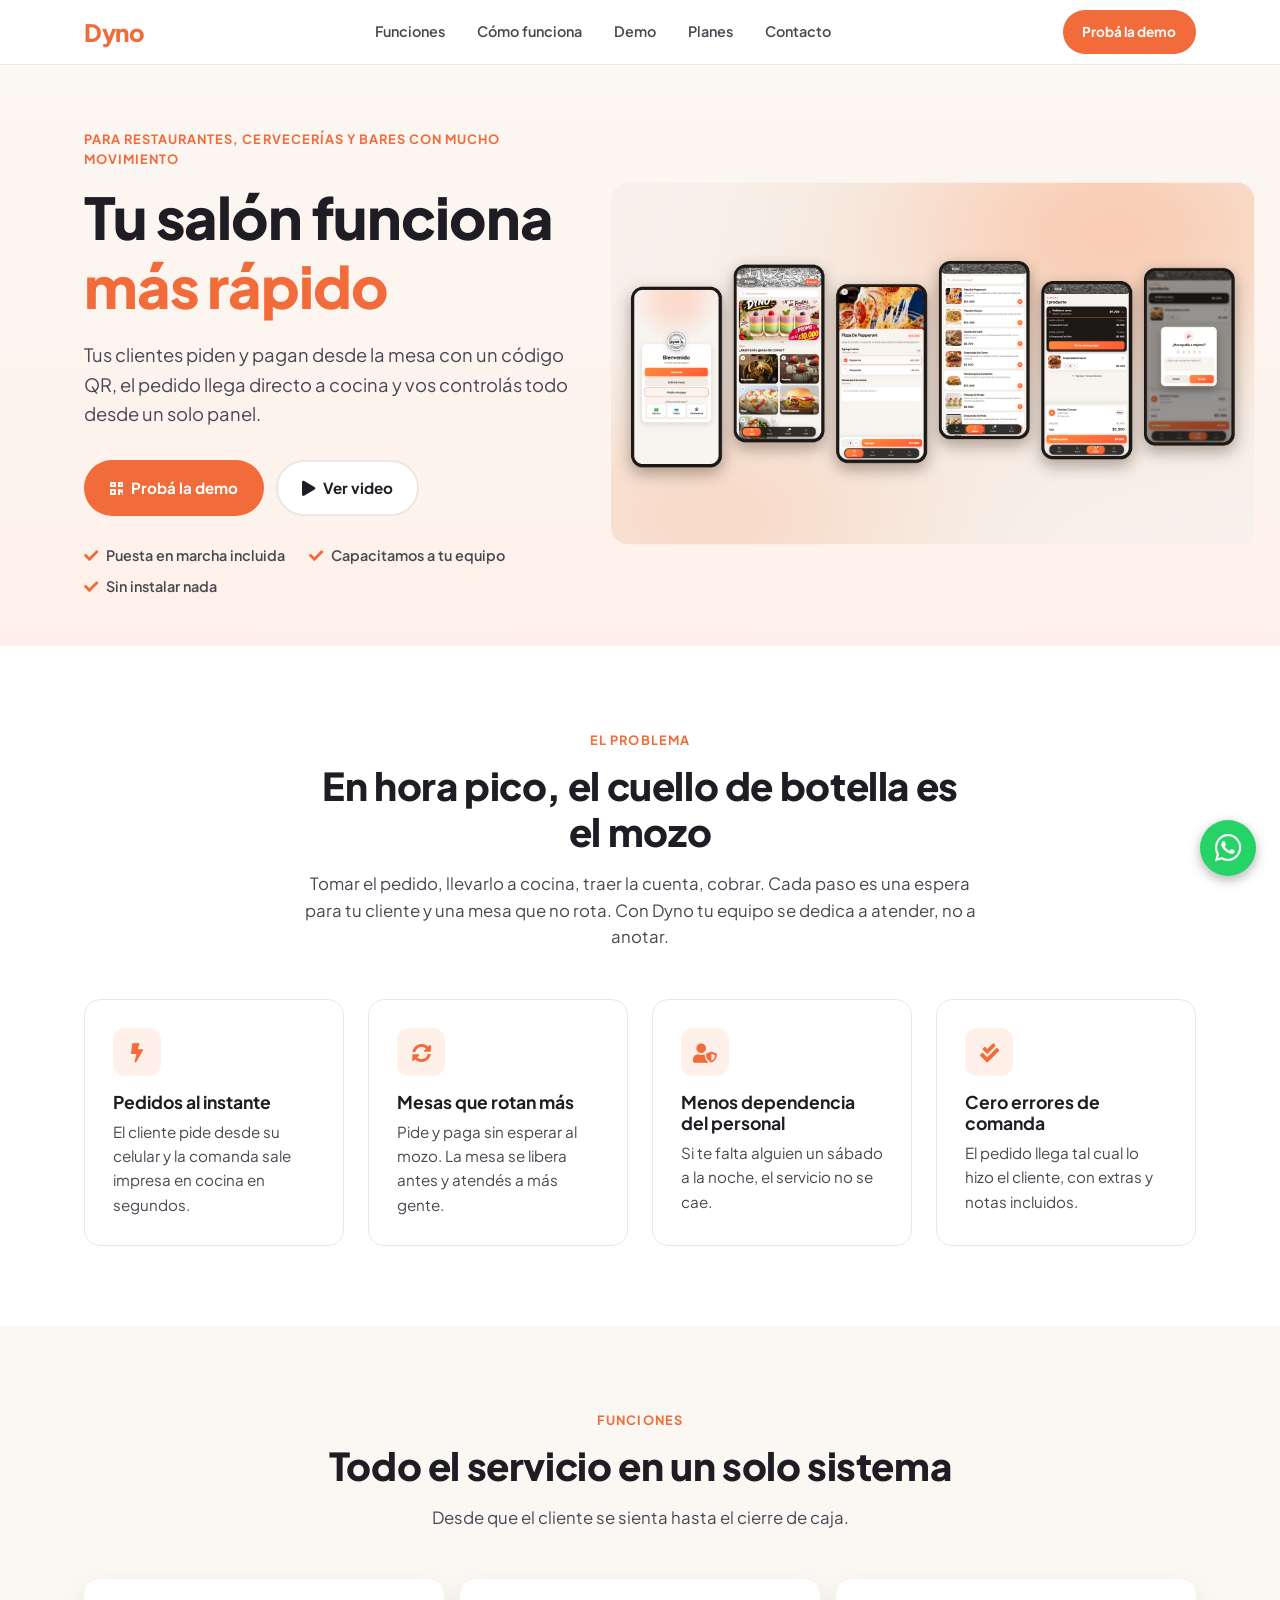
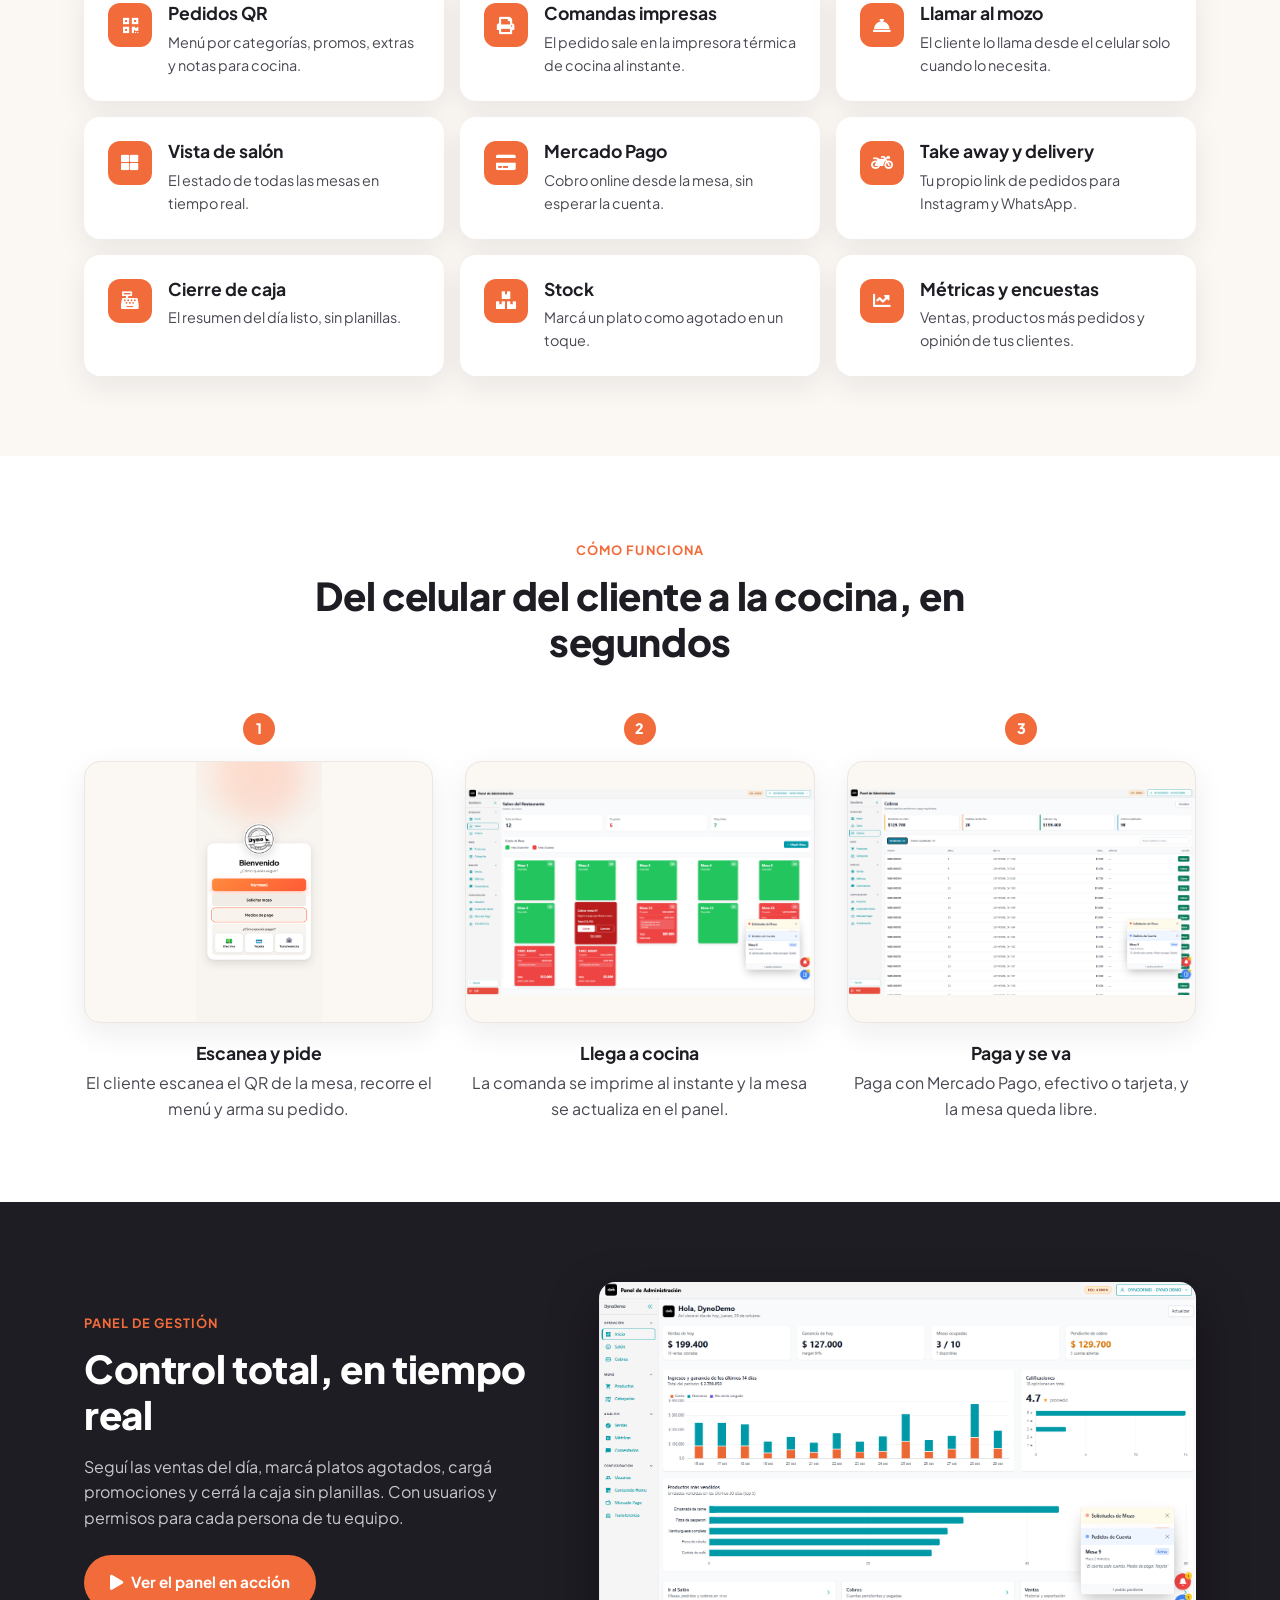
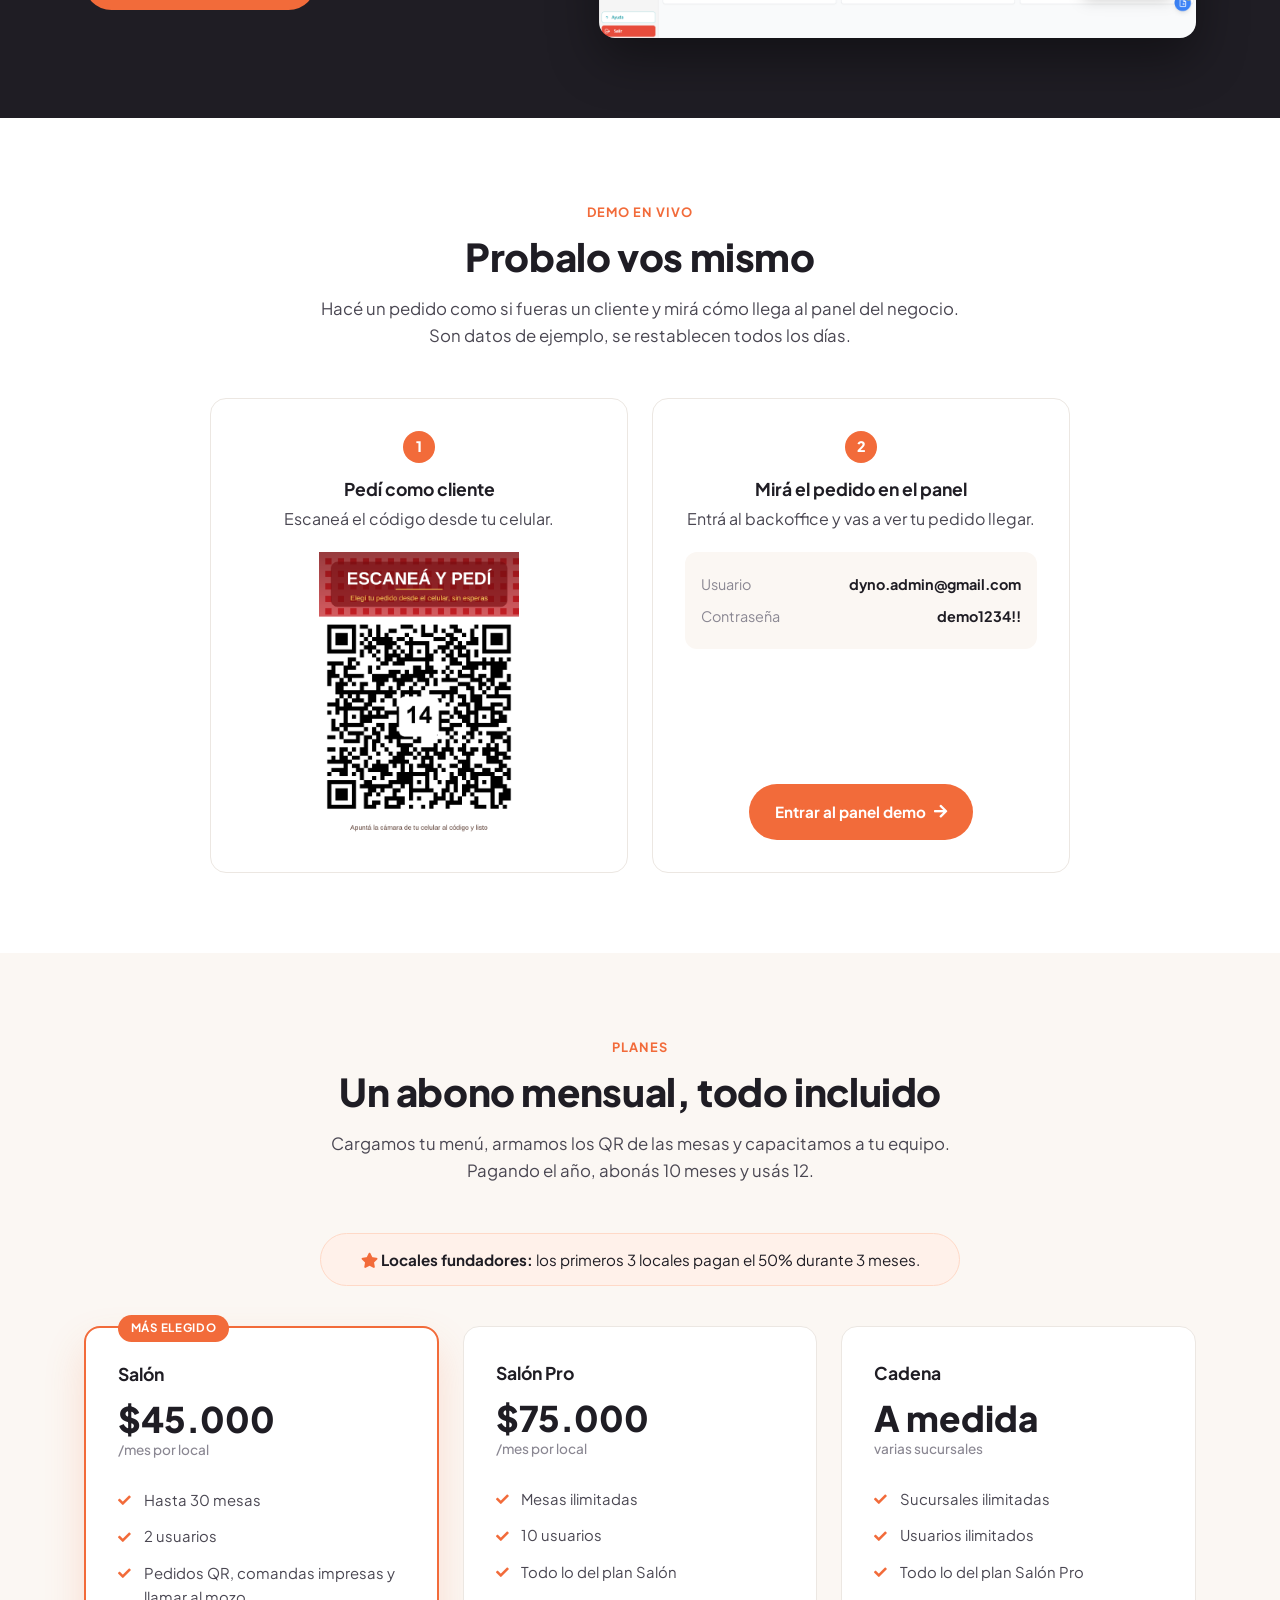
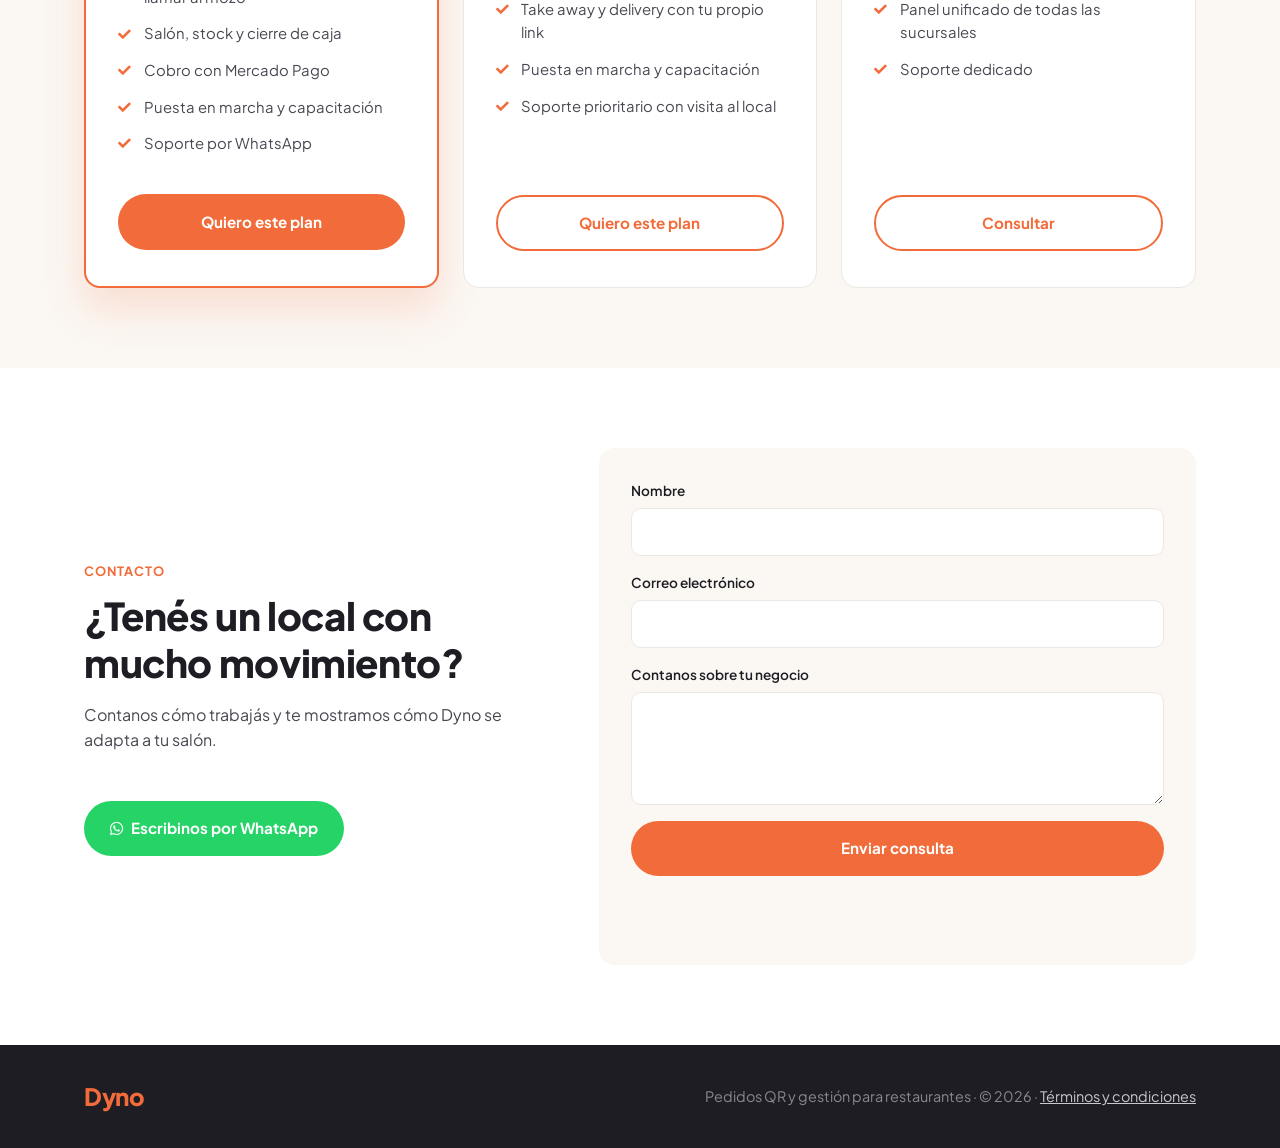
<file: index.html>
<!DOCTYPE html>
<html lang="es">

<head>
  <meta charset="utf-8" />
  <meta name="viewport" content="width=device-width, initial-scale=1" />

  <title>Dyno | Pedidos QR y gestión para restaurantes</title>
  <meta name="description"
    content="Pedidos y pagos desde la mesa con QR, comandas impresas al instante y control total del salón. Para restaurantes y bares con mucho movimiento." />

  <!-- Vista previa al compartir por WhatsApp y redes -->
  <meta property="og:title" content="Dyno | Pedidos QR y gestión para restaurantes" />
  <meta property="og:description"
    content="Tus clientes piden y pagan desde la mesa. El pedido llega directo a cocina." />
  <meta property="og:image" content="https://pedime-fan.netlify.app/images/og-dyno.jpg" />
  <meta property="og:url" content="https://pedime-fan.netlify.app/" />
  <meta property="og:type" content="website" />
  <meta property="og:locale" content="es_AR" />

  <link rel="icon" href="images/favicon.svg" type="image/svg+xml" />
  <link rel="icon" href="images/favicon-32.png" sizes="32x32" type="image/png" />
  <link rel="apple-touch-icon" href="images/apple-touch-icon.png" />

  <link rel="preconnect" href="https://fonts.googleapis.com" />
  <link rel="preconnect" href="https://fonts.gstatic.com" crossorigin />
  <link href="https://fonts.googleapis.com/css2?family=Plus+Jakarta+Sans:wght@400;500;600;700;800&display=swap"
    rel="stylesheet" />
  <link rel="stylesheet" href="assets/css/fontawesome-all.min.css" />
  <link rel="stylesheet" href="assets/css/styles.css" />
</head>

<body>

  <!-- Navegación -->
  <header class="nav">
    <div class="container nav-inner">
      <a href="#" class="logo">Dyno</a>
      <nav class="nav-links">
        <a href="#funciones">Funciones</a>
        <a href="#como-funciona">Cómo funciona</a>
        <a href="#demo">Demo</a>
        <a href="#planes">Planes</a>
        <a href="#contacto">Contacto</a>
      </nav>
      <a href="#demo" class="btn btn-primary btn-sm">Probá la demo</a>
    </div>
  </header>

  <!-- Hero -->
  <section class="hero">
    <div class="container hero-inner">
      <div class="hero-text">
        <span class="eyebrow">Para restaurantes, cervecerías y bares con mucho movimiento</span>
        <h1>Tu salón funciona <span class="accent">más rápido</span></h1>
        <p class="lead">Tus clientes piden y pagan desde la mesa con un código QR, el pedido llega directo a cocina y
          vos controlás todo desde un solo panel.</p>
        <div class="hero-actions">
          <a href="#demo" class="btn btn-primary"><i class="fas fa-qrcode"></i> Probá la demo</a>
          <button type="button" class="btn btn-ghost video-play" data-video="images/demoDynoApp.mp4">
            <i class="fas fa-play"></i> Ver video
          </button>
        </div>
        <ul class="hero-checks">
          <li><i class="fas fa-check"></i> Puesta en marcha incluida</li>
          <li><i class="fas fa-check"></i> Capacitamos a tu equipo</li>
          <li><i class="fas fa-check"></i> Sin instalar nada</li>
        </ul>
      </div>
      <div class="hero-image">
        <img src="images/fondo-dyno.png" alt="Pantallas del menú digital de Dyno en celulares" />
      </div>
    </div>
  </section>

  <!-- Problema / beneficios -->
  <section class="section">
    <div class="container">
      <div class="section-head">
        <span class="eyebrow">El problema</span>
        <h2>En hora pico, el cuello de botella es el mozo</h2>
        <p>Tomar el pedido, llevarlo a cocina, traer la cuenta, cobrar. Cada paso es una espera para tu cliente y una
          mesa que no rota. Con Dyno tu equipo se dedica a atender, no a anotar.</p>
      </div>
      <div class="benefits">
        <div class="benefit">
          <div class="benefit-icon"><i class="fas fa-bolt"></i></div>
          <h3>Pedidos al instante</h3>
          <p>El cliente pide desde su celular y la comanda sale impresa en cocina en segundos.</p>
        </div>
        <div class="benefit">
          <div class="benefit-icon"><i class="fas fa-sync-alt"></i></div>
          <h3>Mesas que rotan más</h3>
          <p>Pide y paga sin esperar al mozo. La mesa se libera antes y atendés a más gente.</p>
        </div>
        <div class="benefit">
          <div class="benefit-icon"><i class="fas fa-user-shield"></i></div>
          <h3>Menos dependencia del personal</h3>
          <p>Si te falta alguien un sábado a la noche, el servicio no se cae.</p>
        </div>
        <div class="benefit">
          <div class="benefit-icon"><i class="fas fa-check-double"></i></div>
          <h3>Cero errores de comanda</h3>
          <p>El pedido llega tal cual lo hizo el cliente, con extras y notas incluidos.</p>
        </div>
      </div>
    </div>
  </section>

  <!-- Funciones -->
  <section class="section section-alt" id="funciones">
    <div class="container">
      <div class="section-head">
        <span class="eyebrow">Funciones</span>
        <h2>Todo el servicio en un solo sistema</h2>
        <p>Desde que el cliente se sienta hasta el cierre de caja.</p>
      </div>
      <div class="features">
        <div class="feature"><i class="fas fa-qrcode"></i>
          <div>
            <h3>Pedidos QR</h3>
            <p>Menú por categorías, promos, extras y notas para cocina.</p>
          </div>
        </div>
        <div class="feature"><i class="fas fa-print"></i>
          <div>
            <h3>Comandas impresas</h3>
            <p>El pedido sale en la impresora térmica de cocina al instante.</p>
          </div>
        </div>
        <div class="feature"><i class="fas fa-concierge-bell"></i>
          <div>
            <h3>Llamar al mozo</h3>
            <p>El cliente lo llama desde el celular solo cuando lo necesita.</p>
          </div>
        </div>
        <div class="feature"><i class="fas fa-th-large"></i>
          <div>
            <h3>Vista de salón</h3>
            <p>El estado de todas las mesas en tiempo real.</p>
          </div>
        </div>
        <div class="feature"><i class="fas fa-credit-card"></i>
          <div>
            <h3>Mercado Pago</h3>
            <p>Cobro online desde la mesa, sin esperar la cuenta.</p>
          </div>
        </div>
        <div class="feature"><i class="fas fa-motorcycle"></i>
          <div>
            <h3>Take away y delivery</h3>
            <p>Tu propio link de pedidos para Instagram y WhatsApp.</p>
          </div>
        </div>
        <div class="feature"><i class="fas fa-cash-register"></i>
          <div>
            <h3>Cierre de caja</h3>
            <p>El resumen del día listo, sin planillas.</p>
          </div>
        </div>
        <div class="feature"><i class="fas fa-boxes"></i>
          <div>
            <h3>Stock</h3>
            <p>Marcá un plato como agotado en un toque.</p>
          </div>
        </div>
        <div class="feature"><i class="fas fa-chart-line"></i>
          <div>
            <h3>Métricas y encuestas</h3>
            <p>Ventas, productos más pedidos y opinión de tus clientes.</p>
          </div>
        </div>
      </div>
    </div>
  </section>

  <!-- Cómo funciona -->
  <section class="section" id="como-funciona">
    <div class="container">
      <div class="section-head">
        <span class="eyebrow">Cómo funciona</span>
        <h2>Del celular del cliente a la cocina, en segundos</h2>
      </div>
      <div class="steps">
        <div class="step">
          <span class="step-num">1</span>
          <img class="zoomable" src="images/entrada.png" alt="Pantalla de bienvenida al escanear el QR" />
          <h3>Escanea y pide</h3>
          <p>El cliente escanea el QR de la mesa, recorre el menú y arma su pedido.</p>
        </div>
        <div class="step">
          <span class="step-num">2</span>
          <img class="zoomable" src="images/salon.png" alt="Vista del salón con el estado de las mesas" />
          <h3>Llega a cocina</h3>
          <p>La comanda se imprime al instante y la mesa se actualiza en el panel.</p>
        </div>
        <div class="step">
          <span class="step-num">3</span>
          <img class="zoomable" src="images/cobros.png" alt="Pantalla de cobros del panel" />
          <h3>Paga y se va</h3>
          <p>Paga con Mercado Pago, efectivo o tarjeta, y la mesa queda libre.</p>
        </div>
      </div>
    </div>
  </section>

  <!-- Panel -->
  <section class="section section-dark">
    <div class="container split">
      <div>
        <span class="eyebrow">Panel de gestión</span>
        <h2>Control total, en tiempo real</h2>
        <p>Seguí las ventas del día, marcá platos agotados, cargá promociones y cerrá la caja sin planillas. Con
          usuarios y permisos para cada persona de tu equipo.</p>
        <button type="button" class="btn btn-primary video-play" data-video="images/panelDyno.mp4">
          <i class="fas fa-play"></i> Ver el panel en acción
        </button>
      </div>
      <div class="split-image">
        <img src="images/dashboard.png" alt="Dashboard del panel de gestión de Dyno" />
      </div>
    </div>
  </section>

  <!-- Demo -->
  <section class="section" id="demo">
    <div class="container">
      <div class="section-head">
        <span class="eyebrow">Demo en vivo</span>
        <h2>Probalo vos mismo</h2>
        <p>Hacé un pedido como si fueras un cliente y mirá cómo llega al panel del negocio. Son datos de ejemplo, se
          restablecen todos los días.</p>
      </div>
      <div class="demo">
        <div class="demo-card">
          <span class="step-num">1</span>
          <h3>Pedí como cliente</h3>
          <p>Escaneá el código desde tu celular.</p>
          <img src="images/qr-dynodemo-mesa-14.png" alt="Código QR del menú demo de Dyno" class="demo-qr" />
        </div>
        <div class="demo-card">
          <span class="step-num">2</span>
          <h3>Mirá el pedido en el panel</h3>
          <p>Entrá al backoffice y vas a ver tu pedido llegar.</p>
          <div class="demo-cred">
            <div><span>Usuario</span><strong>dyno.admin@gmail.com</strong></div>
            <div><span>Contraseña</span><strong>demo1234!!</strong></div>
          </div>
          <a href="https://backoffice-dyno.web.app" target="_blank" rel="noopener" class="btn btn-primary">
            Entrar al panel demo <i class="fas fa-arrow-right"></i>
          </a>
        </div>
      </div>
    </div>
  </section>

  <!-- Planes -->
  <section class="section section-alt" id="planes">
    <div class="container">
      <div class="section-head">
        <span class="eyebrow">Planes</span>
        <h2>Un abono mensual, todo incluido</h2>
        <p>Cargamos tu menú, armamos los QR de las mesas y capacitamos a tu equipo. Pagando el año, abonás 10 meses y
          usás 12.</p>
      </div>
      <div class="promo"><i class="fas fa-star"></i> <strong>Locales fundadores:</strong> los primeros 3 locales
        pagan el 50% durante 3 meses.</div>
      <div class="plans">
        <div class="plan plan-featured">
          <span class="plan-badge">Más elegido</span>
          <h3>Salón</h3>
          <p class="plan-price">$45.000<small>/mes por local</small></p>
          <ul>
            <li>Hasta 30 mesas</li>
            <li>2 usuarios</li>
            <li>Pedidos QR, comandas impresas y llamar al mozo</li>
            <li>Salón, stock y cierre de caja</li>
            <li>Cobro con Mercado Pago</li>
            <li>Puesta en marcha y capacitación</li>
            <li>Soporte por WhatsApp</li>
          </ul>
          <a href="https://wa.me/5491121676726?text=Hola%2C%20quiero%20info%20sobre%20el%20plan%20Sal%C3%B3n%20de%20Dyno"
            target="_blank" rel="noopener" class="btn btn-primary">Quiero este plan</a>
        </div>
        <div class="plan">
          <h3>Salón Pro</h3>
          <p class="plan-price">$75.000<small>/mes por local</small></p>
          <ul>
            <li>Mesas ilimitadas</li>
            <li>10 usuarios</li>
            <li>Todo lo del plan Salón</li>
            <li>Take away y delivery con tu propio link</li>
            <li>Puesta en marcha y capacitación</li>
            <li>Soporte prioritario con visita al local</li>
          </ul>
          <a href="https://wa.me/5491121676726?text=Hola%2C%20quiero%20info%20sobre%20el%20plan%20Sal%C3%B3n%20Pro%20de%20Dyno"
            target="_blank" rel="noopener" class="btn btn-outline">Quiero este plan</a>
        </div>
        <div class="plan">
          <h3>Cadena</h3>
          <p class="plan-price">A medida<small>varias sucursales</small></p>
          <ul>
            <li>Sucursales ilimitadas</li>
            <li>Usuarios ilimitados</li>
            <li>Todo lo del plan Salón Pro</li>
            <li>Panel unificado de todas las sucursales</li>
            <li>Soporte dedicado</li>
          </ul>
          <a href="https://wa.me/5491121676726?text=Hola%2C%20quiero%20info%20sobre%20el%20plan%20Cadena%20de%20Dyno"
            target="_blank" rel="noopener" class="btn btn-outline">Consultar</a>
        </div>
      </div>
    </div>
  </section>

  <!-- Contacto -->
  <section class="section" id="contacto">
    <div class="container split">
      <div>
        <span class="eyebrow">Contacto</span>
        <h2>¿Tenés un local con mucho movimiento?</h2>
        <p>Contanos cómo trabajás y te mostramos cómo Dyno se adapta a tu salón.</p>
        <a href="https://wa.me/5491121676726?text=Hola%2C%20quiero%20info%20sobre%20Dyno" target="_blank" rel="noopener"
          class="btn btn-whatsapp"><i class="fab fa-whatsapp"></i> Escribinos por WhatsApp</a>
      </div>
      <form id="contact-form" class="form">
        <label>Nombre<input type="text" name="name" required /></label>
        <label>Correo electrónico<input type="email" name="email" required /></label>
        <label>Contanos sobre tu negocio<textarea name="message" rows="4" required></textarea></label>
        <input type="submit" value="Enviar consulta" class="btn btn-primary" id="submit-button" />
        <p id="form-message"></p>
      </form>
    </div>
  </section>

  <!-- Footer -->
  <footer class="footer">
    <div class="container footer-inner">
      <span class="logo">Dyno</span>
      <span>Pedidos QR y gestión para restaurantes · © 2026 · <a href="terminos.html">Términos y condiciones</a></span>
    </div>
  </footer>

  <!-- Botón flotante de WhatsApp -->
  <a href="https://wa.me/5491121676726?text=Hola%2C%20quiero%20info%20sobre%20Dyno" class="whatsapp-float"
    target="_blank" rel="noopener" aria-label="Escribinos por WhatsApp"><i class="fab fa-whatsapp"></i></a>

  <!-- Modal de imagen -->
  <div id="image-modal" class="video-modal" aria-hidden="true">
    <div class="video-modal-inner">
      <button type="button" class="video-modal-close" aria-label="Cerrar">&times;</button>
      <img alt="" />
    </div>
  </div>

  <!-- Modal de video -->
  <div id="video-modal" class="video-modal" aria-hidden="true">
    <div class="video-modal-inner">
      <button type="button" class="video-modal-close" aria-label="Cerrar">&times;</button>
      <video controls playsinline preload="none"></video>
    </div>
  </div>

  <script>
    // Modal de video
    (function () {
      var modal = document.getElementById('video-modal');
      var player = modal.querySelector('video');
      function open() {
        player.src = this.getAttribute('data-video');
        modal.classList.add('is-open');
        player.play();
      }
      function close() {
        player.pause();
        player.removeAttribute('src');
        player.load();
        modal.classList.remove('is-open');
      }
      document.querySelectorAll('.video-play').forEach(function (b) { b.addEventListener('click', open); });
      modal.querySelector('.video-modal-close').addEventListener('click', close);
      modal.addEventListener('click', function (e) { if (e.target === modal) close(); });
      document.addEventListener('keydown', function (e) { if (e.key === 'Escape') close(); });
    })();

    // Modal de imagen
    (function () {
      var modal = document.getElementById('image-modal');
      var img = modal.querySelector('img');
      function close() { modal.classList.remove('is-open'); }
      document.querySelectorAll('.zoomable').forEach(function (el) {
        el.addEventListener('click', function () {
          img.src = el.src;
          img.alt = el.alt;
          modal.classList.add('is-open');
        });
      });
      modal.querySelector('.video-modal-close').addEventListener('click', close);
      modal.addEventListener('click', function (e) { if (e.target === modal) close(); });
      document.addEventListener('keydown', function (e) { if (e.key === 'Escape') close(); });
    })();

    // Formulario de contacto
    (function () {
      var form = document.getElementById('contact-form');
      var button = document.getElementById('submit-button');
      var message = document.getElementById('form-message');
      form.addEventListener('submit', async function (event) {
        event.preventDefault();
        button.disabled = true;
        button.value = 'Enviando...';
        message.textContent = '';
        var formData = new FormData(form);
        try {
          var response = await fetch('/.netlify/functions/contacto', {
            method: 'POST',
            headers: { 'Content-Type': 'application/json' },
            body: JSON.stringify({
              name: formData.get('name'),
              email: formData.get('email'),
              message: formData.get('message')
            })
          });
          var result = await response.json();
          if (!response.ok) throw new Error(result.error || 'No se pudo enviar la consulta.');
          message.textContent = '¡Consulta enviada correctamente! Te contactaremos pronto.';
          form.reset();
        } catch (error) {
          console.error(error);
          message.textContent = 'No pudimos enviar la consulta. Intentá nuevamente.';
        } finally {
          button.disabled = false;
          button.value = 'Enviar consulta';
        }
      });
    })();
  </script>

</body>

</html>
</file>
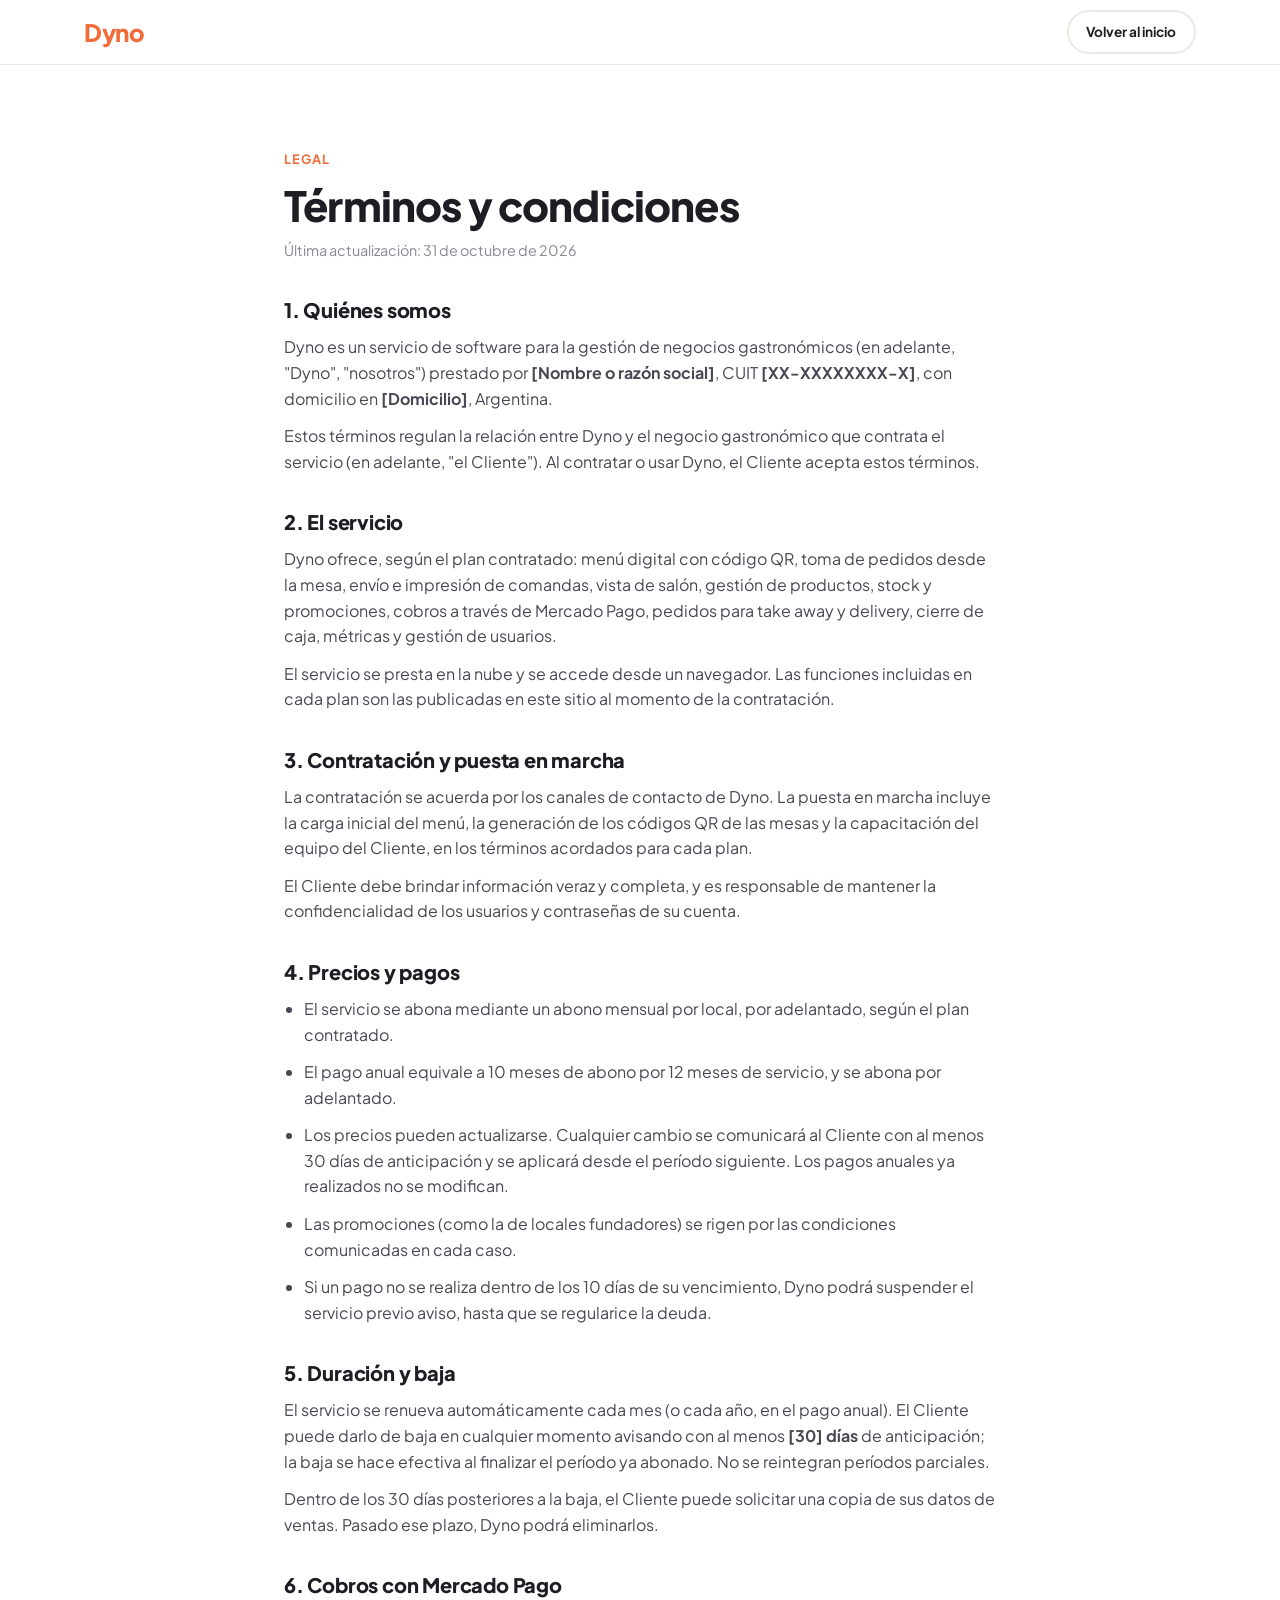
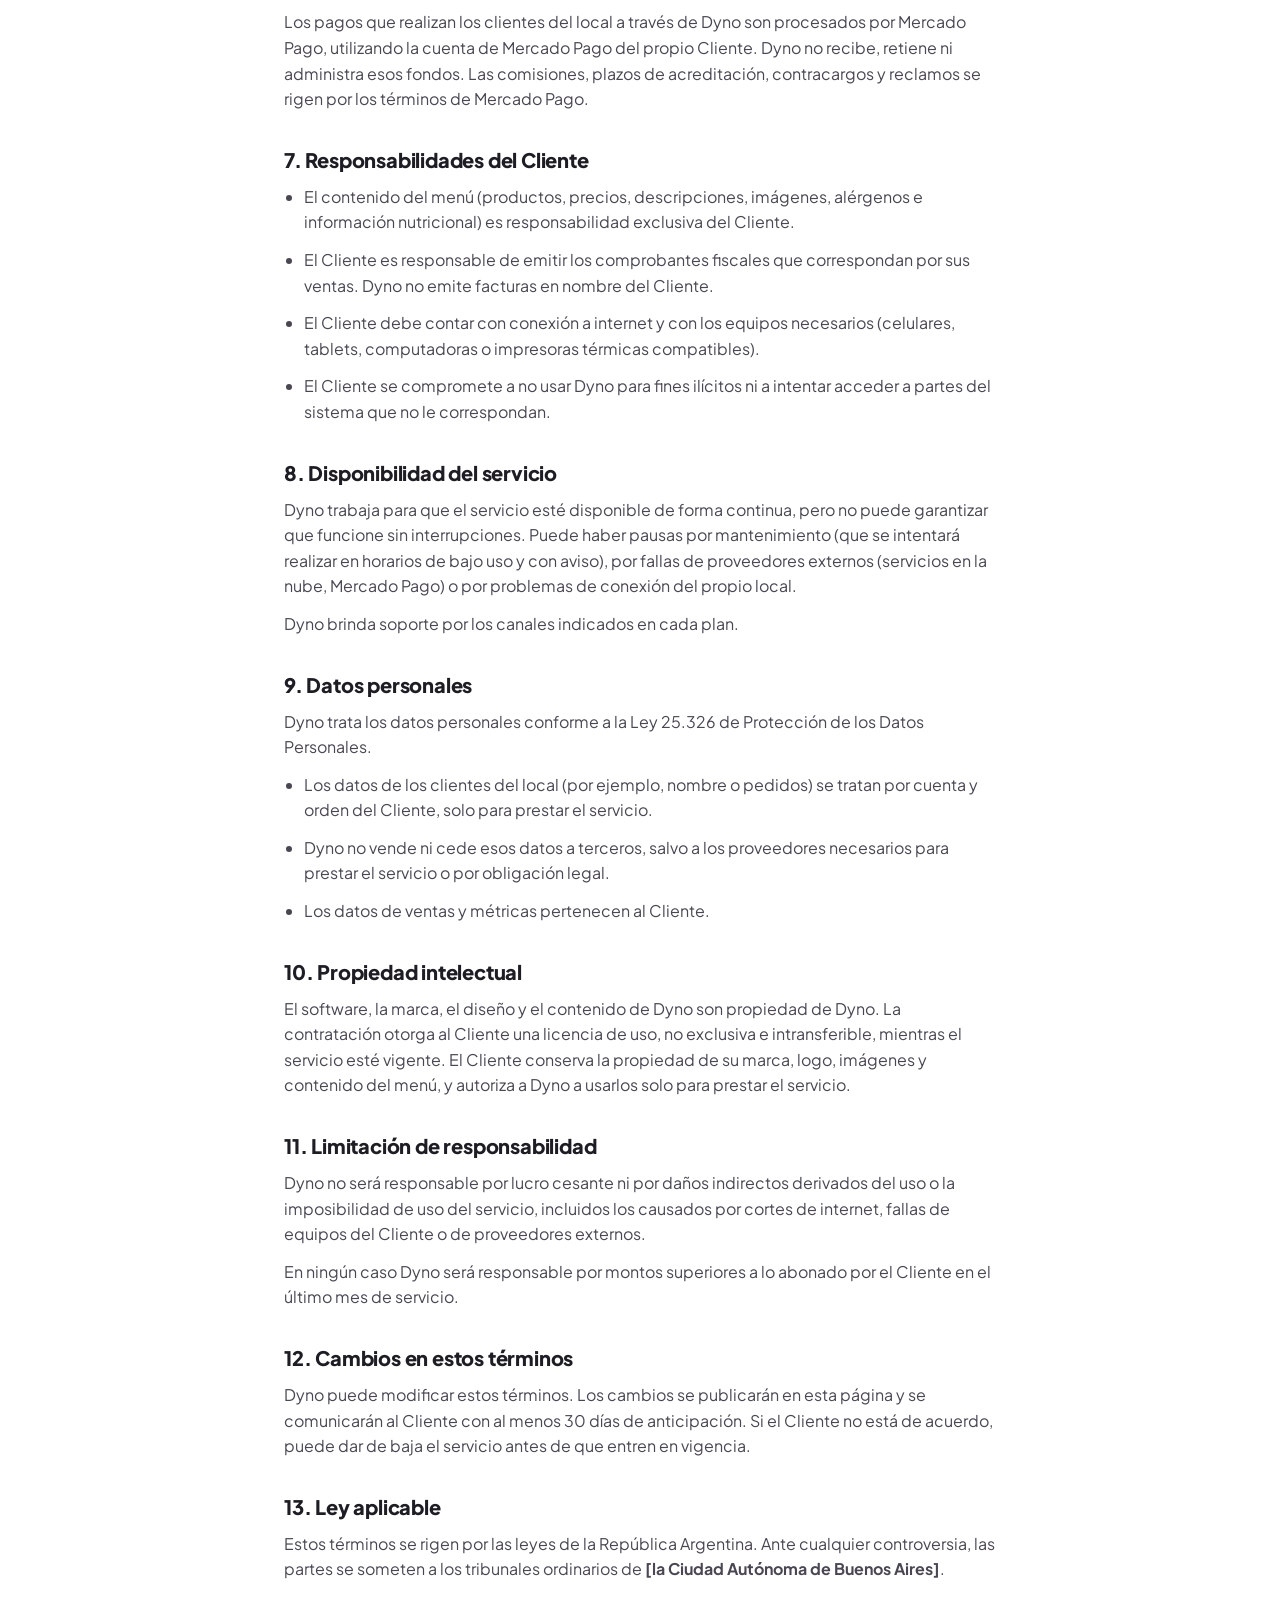
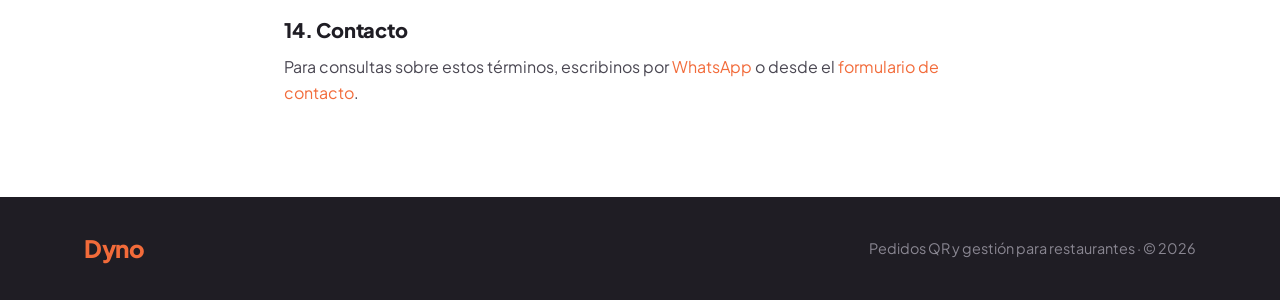
<file: terminos.html>
<!DOCTYPE html>
<html lang="es">

<head>
  <meta charset="utf-8" />
  <meta name="viewport" content="width=device-width, initial-scale=1" />

  <title>Términos y condiciones | Dyno</title>
  <meta name="description" content="Términos y condiciones de uso del servicio Dyno." />

  <link rel="icon" href="images/favicon.svg" type="image/svg+xml" />
  <link rel="icon" href="images/favicon-32.png" sizes="32x32" type="image/png" />
  <link rel="apple-touch-icon" href="images/apple-touch-icon.png" />

  <link rel="preconnect" href="https://fonts.googleapis.com" />
  <link rel="preconnect" href="https://fonts.gstatic.com" crossorigin />
  <link href="https://fonts.googleapis.com/css2?family=Plus+Jakarta+Sans:wght@400;500;600;700;800&display=swap"
    rel="stylesheet" />
  <link rel="stylesheet" href="assets/css/styles.css" />
</head>

<body>

  <!-- Navegación -->
  <header class="nav">
    <div class="container nav-inner">
      <a href="index.html" class="logo">Dyno</a>
      <a href="index.html" class="btn btn-ghost btn-sm">Volver al inicio</a>
    </div>
  </header>

  <main class="section legal">
    <div class="container">
      <span class="eyebrow">Legal</span>
      <h1>Términos y condiciones</h1>
      <p class="legal-date">Última actualización: 31 de octubre de 2026</p>

      <h2>1. Quiénes somos</h2>
      <p>Dyno es un servicio de software para la gestión de negocios gastronómicos (en adelante, "Dyno", "nosotros")
        prestado por <strong>[Nombre o razón social]</strong>, CUIT <strong>[XX-XXXXXXXX-X]</strong>, con domicilio en
        <strong>[Domicilio]</strong>, Argentina.</p>
      <p>Estos términos regulan la relación entre Dyno y el negocio gastronómico que contrata el servicio (en adelante,
        "el Cliente"). Al contratar o usar Dyno, el Cliente acepta estos términos.</p>

      <h2>2. El servicio</h2>
      <p>Dyno ofrece, según el plan contratado: menú digital con código QR, toma de pedidos desde la mesa, envío e
        impresión de comandas, vista de salón, gestión de productos, stock y promociones, cobros a través de Mercado
        Pago, pedidos para take away y delivery, cierre de caja, métricas y gestión de usuarios.</p>
      <p>El servicio se presta en la nube y se accede desde un navegador. Las funciones incluidas en cada plan son las
        publicadas en este sitio al momento de la contratación.</p>

      <h2>3. Contratación y puesta en marcha</h2>
      <p>La contratación se acuerda por los canales de contacto de Dyno. La puesta en marcha incluye la carga inicial
        del menú, la generación de los códigos QR de las mesas y la capacitación del equipo del Cliente, en los términos
        acordados para cada plan.</p>
      <p>El Cliente debe brindar información veraz y completa, y es responsable de mantener la confidencialidad de los
        usuarios y contraseñas de su cuenta.</p>

      <h2>4. Precios y pagos</h2>
      <ul>
        <li>El servicio se abona mediante un abono mensual por local, por adelantado, según el plan contratado.</li>
        <li>El pago anual equivale a 10 meses de abono por 12 meses de servicio, y se abona por adelantado.</li>
        <li>Los precios pueden actualizarse. Cualquier cambio se comunicará al Cliente con al menos 30 días de
          anticipación y se aplicará desde el período siguiente. Los pagos anuales ya realizados no se modifican.</li>
        <li>Las promociones (como la de locales fundadores) se rigen por las condiciones comunicadas en cada caso.</li>
        <li>Si un pago no se realiza dentro de los 10 días de su vencimiento, Dyno podrá suspender el servicio
          previo aviso, hasta que se regularice la deuda.</li>
      </ul>

      <h2>5. Duración y baja</h2>
      <p>El servicio se renueva automáticamente cada mes (o cada año, en el pago anual). El Cliente puede darlo de baja
        en cualquier momento avisando con al menos <strong>[30] días</strong> de anticipación; la baja se hace efectiva
        al finalizar el período ya abonado. No se reintegran períodos parciales.</p>
      <p>Dentro de los 30 días posteriores a la baja, el Cliente puede solicitar una copia de sus datos de ventas.
        Pasado ese plazo, Dyno podrá eliminarlos.</p>

      <h2>6. Cobros con Mercado Pago</h2>
      <p>Los pagos que realizan los clientes del local a través de Dyno son procesados por Mercado Pago, utilizando la
        cuenta de Mercado Pago del propio Cliente. Dyno no recibe, retiene ni administra esos fondos. Las comisiones,
        plazos de acreditación, contracargos y reclamos se rigen por los términos de Mercado Pago.</p>

      <h2>7. Responsabilidades del Cliente</h2>
      <ul>
        <li>El contenido del menú (productos, precios, descripciones, imágenes, alérgenos e información nutricional) es
          responsabilidad exclusiva del Cliente.</li>
        <li>El Cliente es responsable de emitir los comprobantes fiscales que correspondan por sus ventas. Dyno no emite
          facturas en nombre del Cliente.</li>
        <li>El Cliente debe contar con conexión a internet y con los equipos necesarios (celulares, tablets,
          computadoras o impresoras térmicas compatibles).</li>
        <li>El Cliente se compromete a no usar Dyno para fines ilícitos ni a intentar acceder a partes del sistema que
          no le correspondan.</li>
      </ul>

      <h2>8. Disponibilidad del servicio</h2>
      <p>Dyno trabaja para que el servicio esté disponible de forma continua, pero no puede garantizar que funcione sin
        interrupciones. Puede haber pausas por mantenimiento (que se intentará realizar en horarios de bajo uso y con
        aviso), por fallas de proveedores externos (servicios en la nube, Mercado Pago) o por problemas de conexión del
        propio local.</p>
      <p>Dyno brinda soporte por los canales indicados en cada plan.</p>

      <h2>9. Datos personales</h2>
      <p>Dyno trata los datos personales conforme a la Ley 25.326 de Protección de los Datos Personales.</p>
      <ul>
        <li>Los datos de los clientes del local (por ejemplo, nombre o pedidos) se tratan por cuenta y orden del
          Cliente, solo para prestar el servicio.</li>
        <li>Dyno no vende ni cede esos datos a terceros, salvo a los proveedores necesarios para prestar el servicio o
          por obligación legal.</li>
        <li>Los datos de ventas y métricas pertenecen al Cliente.</li>
      </ul>

      <h2>10. Propiedad intelectual</h2>
      <p>El software, la marca, el diseño y el contenido de Dyno son propiedad de Dyno. La contratación otorga al Cliente
        una licencia de uso, no exclusiva e intransferible, mientras el servicio esté vigente. El Cliente conserva la
        propiedad de su marca, logo, imágenes y contenido del menú, y autoriza a Dyno a usarlos solo para prestar el
        servicio.</p>

      <h2>11. Limitación de responsabilidad</h2>
      <p>Dyno no será responsable por lucro cesante ni por daños indirectos derivados del uso o la imposibilidad de uso
        del servicio, incluidos los causados por cortes de internet, fallas de equipos del Cliente o de proveedores
        externos.</p>
      <p>En ningún caso Dyno será responsable por montos superiores a lo abonado por el Cliente en el último mes de
        servicio.</p>

      <h2>12. Cambios en estos términos</h2>
      <p>Dyno puede modificar estos términos. Los cambios se publicarán en esta página y se comunicarán al Cliente con al
        menos 30 días de anticipación. Si el Cliente no está de acuerdo, puede dar de baja el servicio antes de que
        entren en vigencia.</p>

      <h2>13. Ley aplicable</h2>
      <p>Estos términos se rigen por las leyes de la República Argentina. Ante cualquier controversia, las partes se
        someten a los tribunales ordinarios de <strong>[la Ciudad Autónoma de Buenos Aires]</strong>.</p>

      <h2>14. Contacto</h2>
      <p>Para consultas sobre estos términos, escribinos por
        <a href="https://wa.me/5491121676726" target="_blank" rel="noopener" class="accent">WhatsApp</a> o desde el
        <a href="index.html#contacto" class="accent">formulario de contacto</a>.</p>
    </div>
  </main>

  <!-- Footer -->
  <footer class="footer">
    <div class="container footer-inner">
      <span class="logo">Dyno</span>
      <span>Pedidos QR y gestión para restaurantes · © 2026</span>
    </div>
  </footer>

</body>

</html>
</file>
<file: assets/css/styles.css>
:root {
  --orange: #f26b3a;
  --orange-dark: #d9552a;
  --orange-soft: #fff1ea;
  --cream: #fbf7f3;
  --ink: #1f1d24;
  --text: #4a4752;
  --muted: #8a8792;
  --line: #ece7e2;
  --radius: 16px;
  --shadow: 0 10px 30px rgba(31, 29, 36, 0.08);
}

* {
  box-sizing: border-box;
  margin: 0;
  padding: 0;
}

html {
  overflow-x: hidden;
  scroll-behavior: smooth;
  scroll-padding-top: 72px;
}

body {
  font-family: 'Plus Jakarta Sans', system-ui, sans-serif;
  color: var(--text);
  background: #fff;
  line-height: 1.6;
  -webkit-font-smoothing: antialiased;
}

img {
  max-width: 100%;
  display: block;
}

a {
  color: inherit;
  text-decoration: none;
}

h1,
h2,
h3 {
  color: var(--ink);
  line-height: 1.2;
}

h1 {
  font-size: clamp(2.2rem, 5vw, 3.6rem);
  font-weight: 800;
  letter-spacing: -0.02em;
  margin-bottom: 1.25rem;
}

h2 {
  font-size: clamp(1.7rem, 3.5vw, 2.4rem);
  font-weight: 800;
  letter-spacing: -0.01em;
  margin-bottom: 1rem;
}

h3 {
  font-size: 1.1rem;
  font-weight: 700;
  margin-bottom: 0.4rem;
}

.container {
  width: 100%;
  max-width: 1160px;
  margin: 0 auto;
  padding: 0 1.5rem;
}

.accent {
  color: var(--orange);
}

.eyebrow {
  display: inline-block;
  font-size: 0.8rem;
  font-weight: 700;
  text-transform: uppercase;
  letter-spacing: 0.08em;
  color: var(--orange);
  margin-bottom: 0.75rem;
}

/* Botones */
.btn {
  display: inline-flex;
  align-items: center;
  justify-content: center;
  gap: 0.5rem;
  padding: 0.85rem 1.5rem;
  border-radius: 999px;
  border: 2px solid transparent;
  font: inherit;
  font-weight: 700;
  font-size: 0.95rem;
  cursor: pointer;
  transition: background 0.2s, color 0.2s, border-color 0.2s, transform 0.2s;
}

.btn:hover {
  transform: translateY(-1px);
}

.btn-sm {
  padding: 0.55rem 1.1rem;
  font-size: 0.85rem;
}

.btn-primary {
  background: var(--orange);
  color: #fff;
}

.btn-primary:hover {
  background: var(--orange-dark);
}

.btn-ghost {
  background: #fff;
  color: var(--ink);
  border-color: var(--line);
}

.btn-ghost:hover {
  border-color: var(--orange);
  color: var(--orange);
}

.btn-outline {
  background: transparent;
  color: var(--orange);
  border-color: var(--orange);
}

.btn-outline:hover {
  background: var(--orange);
  color: #fff;
}

.btn-whatsapp {
  background: #25d366;
  color: #fff;
  margin-top: 1.5rem;
}

.btn-whatsapp:hover {
  background: #1ebe5a;
}

/* Navegación */
.nav {
  position: sticky;
  top: 0;
  z-index: 100;
  background: rgba(255, 255, 255, 0.92);
  backdrop-filter: blur(10px);
  border-bottom: 1px solid var(--line);
}

.nav-inner {
  display: flex;
  align-items: center;
  justify-content: space-between;
  height: 64px;
}

.logo {
  font-size: 1.5rem;
  font-weight: 800;
  color: var(--orange);
  letter-spacing: -0.02em;
}

.nav-links {
  display: flex;
  gap: 2rem;
  font-size: 0.9rem;
  font-weight: 600;
}

.nav-links a:hover {
  color: var(--orange);
}

/* Hero */
.hero {
  background: linear-gradient(180deg, var(--cream) 0%, var(--orange-soft) 100%);
  padding: 4rem 0 3rem;
  overflow: hidden;
}

.hero-inner {
  display: grid;
  grid-template-columns: minmax(0, 1fr) minmax(0, 1.2fr);
  gap: 2.5rem;
  align-items: center;
}

.lead {
  font-size: 1.15rem;
  margin-bottom: 2rem;
  max-width: 34rem;
}

.hero-actions {
  display: flex;
  flex-wrap: wrap;
  gap: 0.75rem;
  margin-bottom: 1.75rem;
}

.hero-checks {
  list-style: none;
  display: flex;
  flex-wrap: wrap;
  gap: 0.5rem 1.5rem;
  font-size: 0.9rem;
  font-weight: 600;
}

.hero-checks i {
  color: var(--orange);
  margin-right: 0.3rem;
}

.hero-image img {
  border-radius: var(--radius);
  transform: scale(1.1);
  transform-origin: left center;
}

/* Secciones */
.section {
  padding: 5rem 0;
}

.section-alt {
  background: var(--cream);
}

.section-dark {
  background: var(--ink);
  color: #c9c6cf;
}

.section-dark h2 {
  color: #fff;
}

.section-head {
  max-width: 42rem;
  margin: 0 auto 3rem;
  text-align: center;
}

.section-head p {
  font-size: 1.05rem;
}

/* Beneficios */
.benefits {
  display: grid;
  grid-template-columns: repeat(4, minmax(0, 1fr));
  gap: 1.5rem;
}

.benefit {
  padding: 1.75rem;
  border: 1px solid var(--line);
  border-radius: var(--radius);
}

.benefit-icon {
  width: 48px;
  height: 48px;
  border-radius: 12px;
  background: var(--orange-soft);
  color: var(--orange);
  display: grid;
  place-items: center;
  font-size: 1.2rem;
  margin-bottom: 1rem;
}

.benefit p {
  font-size: 0.95rem;
}

/* Funciones */
.features {
  display: grid;
  grid-template-columns: repeat(3, minmax(0, 1fr));
  gap: 1rem;
}

.feature {
  display: flex;
  gap: 1rem;
  align-items: flex-start;
  background: #fff;
  padding: 1.5rem;
  border-radius: var(--radius);
  box-shadow: var(--shadow);
}

.feature>i {
  flex-shrink: 0;
  width: 44px;
  height: 44px;
  border-radius: 12px;
  background: var(--orange);
  color: #fff;
  display: grid;
  place-items: center;
  font-size: 1.1rem;
}

.feature p {
  font-size: 0.9rem;
}

/* Cómo funciona */
.steps {
  display: grid;
  grid-template-columns: repeat(3, minmax(0, 1fr));
  gap: 2rem;
}

.step {
  text-align: center;
}

.step img {
  width: 100%;
  aspect-ratio: 4 / 3;
  object-fit: contain;
  background: var(--cream);
  border-radius: var(--radius);
  box-shadow: var(--shadow);
  margin-bottom: 1.25rem;
  border: 1px solid var(--line);
}

.step-num {
  display: inline-grid;
  place-items: center;
  width: 32px;
  height: 32px;
  border-radius: 50%;
  background: var(--orange);
  color: #fff;
  font-weight: 800;
  font-size: 0.9rem;
  margin-bottom: 1rem;
}

/* Split */
.split {
  display: grid;
  grid-template-columns: minmax(0, 1fr) minmax(0, 1.3fr);
  gap: 3.5rem;
  align-items: center;
}

.split p {
  margin-bottom: 1.5rem;
}

.split-image img {
  border-radius: var(--radius);
  box-shadow: 0 20px 50px rgba(0, 0, 0, 0.4);
}

/* Demo */
.demo {
  display: grid;
  grid-template-columns: minmax(0, 1fr) minmax(0, 1fr);
  gap: 1.5rem;
  max-width: 860px;
  margin: 0 auto;
}

.demo-card {
  padding: 2rem;
  border: 1px solid var(--line);
  border-radius: var(--radius);
  text-align: center;
  display: flex;
  flex-direction: column;
  align-items: center;
}

.demo-card p {
  margin-bottom: 1.25rem;
}

.demo-qr {
  max-width: 200px;
}

.demo-cred {
  width: 100%;
  background: var(--cream);
  border-radius: 12px;
  padding: 1rem;
  margin-bottom: 1.5rem;
  font-size: 0.9rem;
  text-align: left;
}

.demo-cred div {
  display: flex;
  justify-content: space-between;
  gap: 1rem;
  padding: 0.3rem 0;
}

.demo-cred span {
  color: var(--muted);
}

.demo-cred strong {
  color: var(--ink);
}

.demo-card .btn {
  margin-top: auto;
}

/* Planes */
.promo {
  max-width: 640px;
  margin: 0 auto 2.5rem;
  padding: 0.85rem 1.25rem;
  background: var(--orange-soft);
  border: 1px solid #ffd9c7;
  border-radius: 999px;
  text-align: center;
  font-size: 0.95rem;
  color: var(--ink);
}

.promo i {
  color: var(--orange);
}

.plans {
  display: grid;
  grid-template-columns: repeat(3, minmax(0, 1fr));
  gap: 1.5rem;
  align-items: stretch;
}

.plan {
  position: relative;
  display: flex;
  flex-direction: column;
  background: #fff;
  padding: 2.25rem 2rem;
  border-radius: var(--radius);
  border: 1px solid var(--line);
}

.plan-featured {
  border: 2px solid var(--orange);
  box-shadow: 0 20px 40px rgba(242, 107, 58, 0.18);
}

.plan-badge {
  position: absolute;
  top: -13px;
  left: 2rem;
  background: var(--orange);
  color: #fff;
  font-size: 0.72rem;
  font-weight: 700;
  text-transform: uppercase;
  letter-spacing: 0.06em;
  padding: 0.25rem 0.8rem;
  border-radius: 999px;
}

.plan-price {
  font-size: 2.2rem;
  font-weight: 800;
  color: var(--ink);
  line-height: 1.1;
  margin: 0.5rem 0 1.5rem;
}

.plan-price small {
  display: block;
  font-size: 0.85rem;
  font-weight: 500;
  color: var(--muted);
  margin-top: 0.3rem;
}

.plan ul {
  list-style: none;
  margin-bottom: 2rem;
  font-size: 0.93rem;
}

.plan li {
  position: relative;
  padding: 0.4rem 0 0.4rem 1.6rem;
}

.plan li::before {
  content: '\f00c';
  font-family: 'Font Awesome 5 Free';
  font-weight: 900;
  position: absolute;
  left: 0;
  color: var(--orange);
  font-size: 0.8rem;
  top: 0.55rem;
}

.plan .btn {
  margin-top: auto;
}

/* Formulario */
.form {
  display: flex;
  flex-direction: column;
  gap: 1rem;
  background: var(--cream);
  padding: 2rem;
  border-radius: var(--radius);
}

.form label {
  display: flex;
  flex-direction: column;
  gap: 0.4rem;
  font-size: 0.85rem;
  font-weight: 600;
  color: var(--ink);
}

.form input:not([type="submit"]),
.form textarea {
  font: inherit;
  font-weight: 400;
  padding: 0.75rem 1rem;
  border: 1px solid var(--line);
  border-radius: 10px;
  background: #fff;
  resize: vertical;
}

.form input:focus,
.form textarea:focus {
  outline: none;
  border-color: var(--orange);
}

#form-message {
  font-size: 0.9rem;
  min-height: 1.2em;
}

/* Footer */
.footer {
  background: var(--ink);
  color: #8a8792;
  padding: 2rem 0;
  font-size: 0.9rem;
}

.footer-inner {
  display: flex;
  justify-content: space-between;
  align-items: center;
  flex-wrap: wrap;
  gap: 1rem;
}

/* WhatsApp flotante */
.whatsapp-float {
  position: fixed;
  right: 1.5rem;
  bottom: 1.5rem;
  z-index: 200;
  width: 3.5rem;
  height: 3.5rem;
  border-radius: 50%;
  background: #25d366;
  color: #fff;
  display: grid;
  place-items: center;
  font-size: 1.9rem;
  box-shadow: 0 4px 12px rgba(0, 0, 0, 0.3);
  transition: transform 0.2s;
}

.whatsapp-float:hover {
  transform: scale(1.1);
}

/* Modal de video */
.video-modal {
  display: none;
  position: fixed;
  inset: 0;
  z-index: 300;
  background: rgba(0, 0, 0, 0.85);
  align-items: center;
  justify-content: center;
  padding: 2rem;
}

.video-modal.is-open {
  display: flex;
}

.video-modal-inner {
  position: relative;
  max-width: 1000px;
  width: 100%;
}

.video-modal video {
  width: 100%;
  max-height: 85vh;
  border-radius: 12px;
  background: #000;
}

.video-modal-close {
  position: absolute;
  top: -2.5rem;
  right: 0;
  background: none;
  border: 0;
  color: #fff;
  font-size: 2rem;
  cursor: pointer;
}

/* Responsive */
@media (max-width: 960px) {
  .nav-links {
    display: none;
  }

  .hero-inner,
  .split {
    grid-template-columns: minmax(0, 1fr);
  }

  .hero-image img {
    transform: none;
  }

  .benefits {
    grid-template-columns: repeat(2, minmax(0, 1fr));
  }

  .features,
  .plans {
    grid-template-columns: minmax(0, 1fr) minmax(0, 1fr);
  }
}

@media (max-width: 640px) {
  .section {
    padding: 3.5rem 0;
  }

  .hero {
    padding: 2.5rem 0 2rem;
  }

  .benefits,
  .features,
  .steps,
  .demo,
  .plans {
    grid-template-columns: minmax(0, 1fr);
  }

  .plans {
    gap: 2rem;
  }
}

/* Imágenes ampliables */
.zoomable {
  cursor: zoom-in;
  transition: transform 0.2s;
}

.zoomable:hover {
  transform: translateY(-3px);
}

#image-modal img {
  width: auto;
  max-width: 100%;
  max-height: 85vh;
  margin: 0 auto;
  border-radius: 12px;
}

/* Página legal */
.legal .container {
  max-width: 760px;
}

.legal h1 {
  font-size: clamp(2rem, 4vw, 2.6rem);
  margin-bottom: 0.5rem;
}

.legal-date {
  color: var(--muted);
  font-size: 0.9rem;
  margin-bottom: 2.5rem;
}

.legal h2 {
  font-size: 1.25rem;
  margin: 2.25rem 0 0.75rem;
}

.legal p,
.legal li {
  margin-bottom: 0.75rem;
}

.legal ul {
  padding-left: 1.25rem;
}

.footer a {
  color: #c9c6cf;
  text-decoration: underline;
}

.footer a:hover {
  color: #fff;
}
</file>
